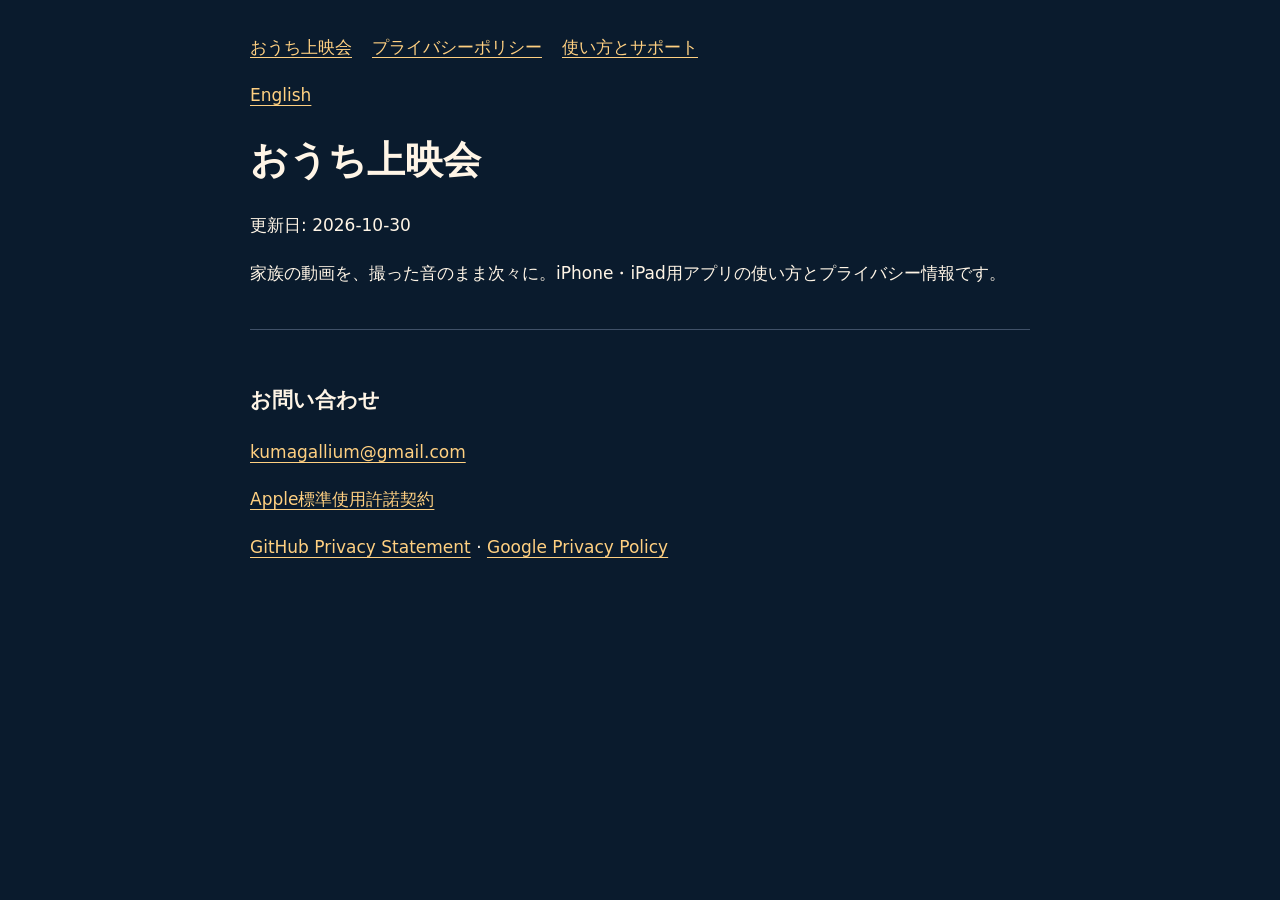
<file: index.html>
<!doctype html>
<html lang="ja"><head><meta charset="utf-8"><meta name="viewport" content="width=device-width, initial-scale=1"><title>おうち上映会 | おうち上映会</title><link rel="stylesheet" href="style.css"></head><body><main><nav aria-label="おうち上映会"><a href="index-ja.html">おうち上映会</a><a href="privacy-ja.html">プライバシーポリシー</a><a href="support-ja.html">使い方とサポート</a></nav><p><a lang="en" href="index-en.html">English</a></p><h1>おうち上映会</h1><p>更新日: 2026-10-30</p><p>家族の動画を、撮った音のまま次々に。iPhone・iPad用アプリの使い方とプライバシー情報です。</p><footer><h2>お問い合わせ</h2><a href="mailto:kumagallium@gmail.com">kumagallium@gmail.com</a></footer><p><a href="https://www.apple.com/legal/internet-services/itunes/dev/stdeula/">Apple標準使用許諾契約</a></p><p><a href="https://docs.github.com/en/site-policy/privacy-policies/github-general-privacy-statement">GitHub Privacy Statement</a> · <a href="https://policies.google.com/privacy">Google Privacy Policy</a></p></main></body></html>
</file>
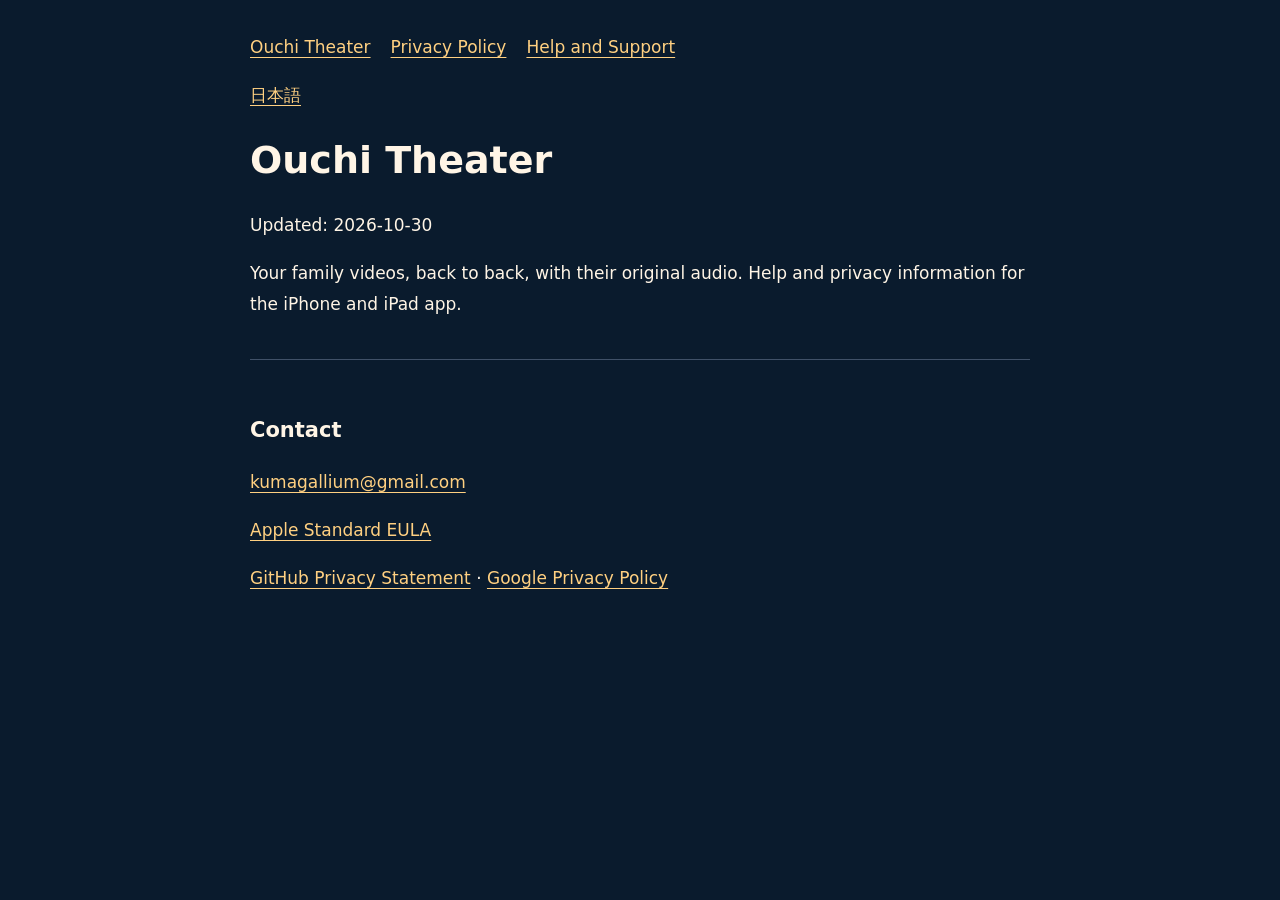
<file: index-en.html>
<!doctype html>
<html lang="en"><head><meta charset="utf-8"><meta name="viewport" content="width=device-width, initial-scale=1"><title>Ouchi Theater | Ouchi Theater</title><link rel="stylesheet" href="style.css"></head><body><main><nav aria-label="Ouchi Theater"><a href="index-en.html">Ouchi Theater</a><a href="privacy-en.html">Privacy Policy</a><a href="support-en.html">Help and Support</a></nav><p><a lang="ja" href="index-ja.html">日本語</a></p><h1>Ouchi Theater</h1><p>Updated: 2026-10-30</p><p>Your family videos, back to back, with their original audio. Help and privacy information for the iPhone and iPad app.</p><footer><h2>Contact</h2><a href="mailto:kumagallium@gmail.com">kumagallium@gmail.com</a></footer><p><a href="https://www.apple.com/legal/internet-services/itunes/dev/stdeula/">Apple Standard EULA</a></p><p><a href="https://docs.github.com/en/site-policy/privacy-policies/github-general-privacy-statement">GitHub Privacy Statement</a> · <a href="https://policies.google.com/privacy">Google Privacy Policy</a></p></main></body></html>
</file>
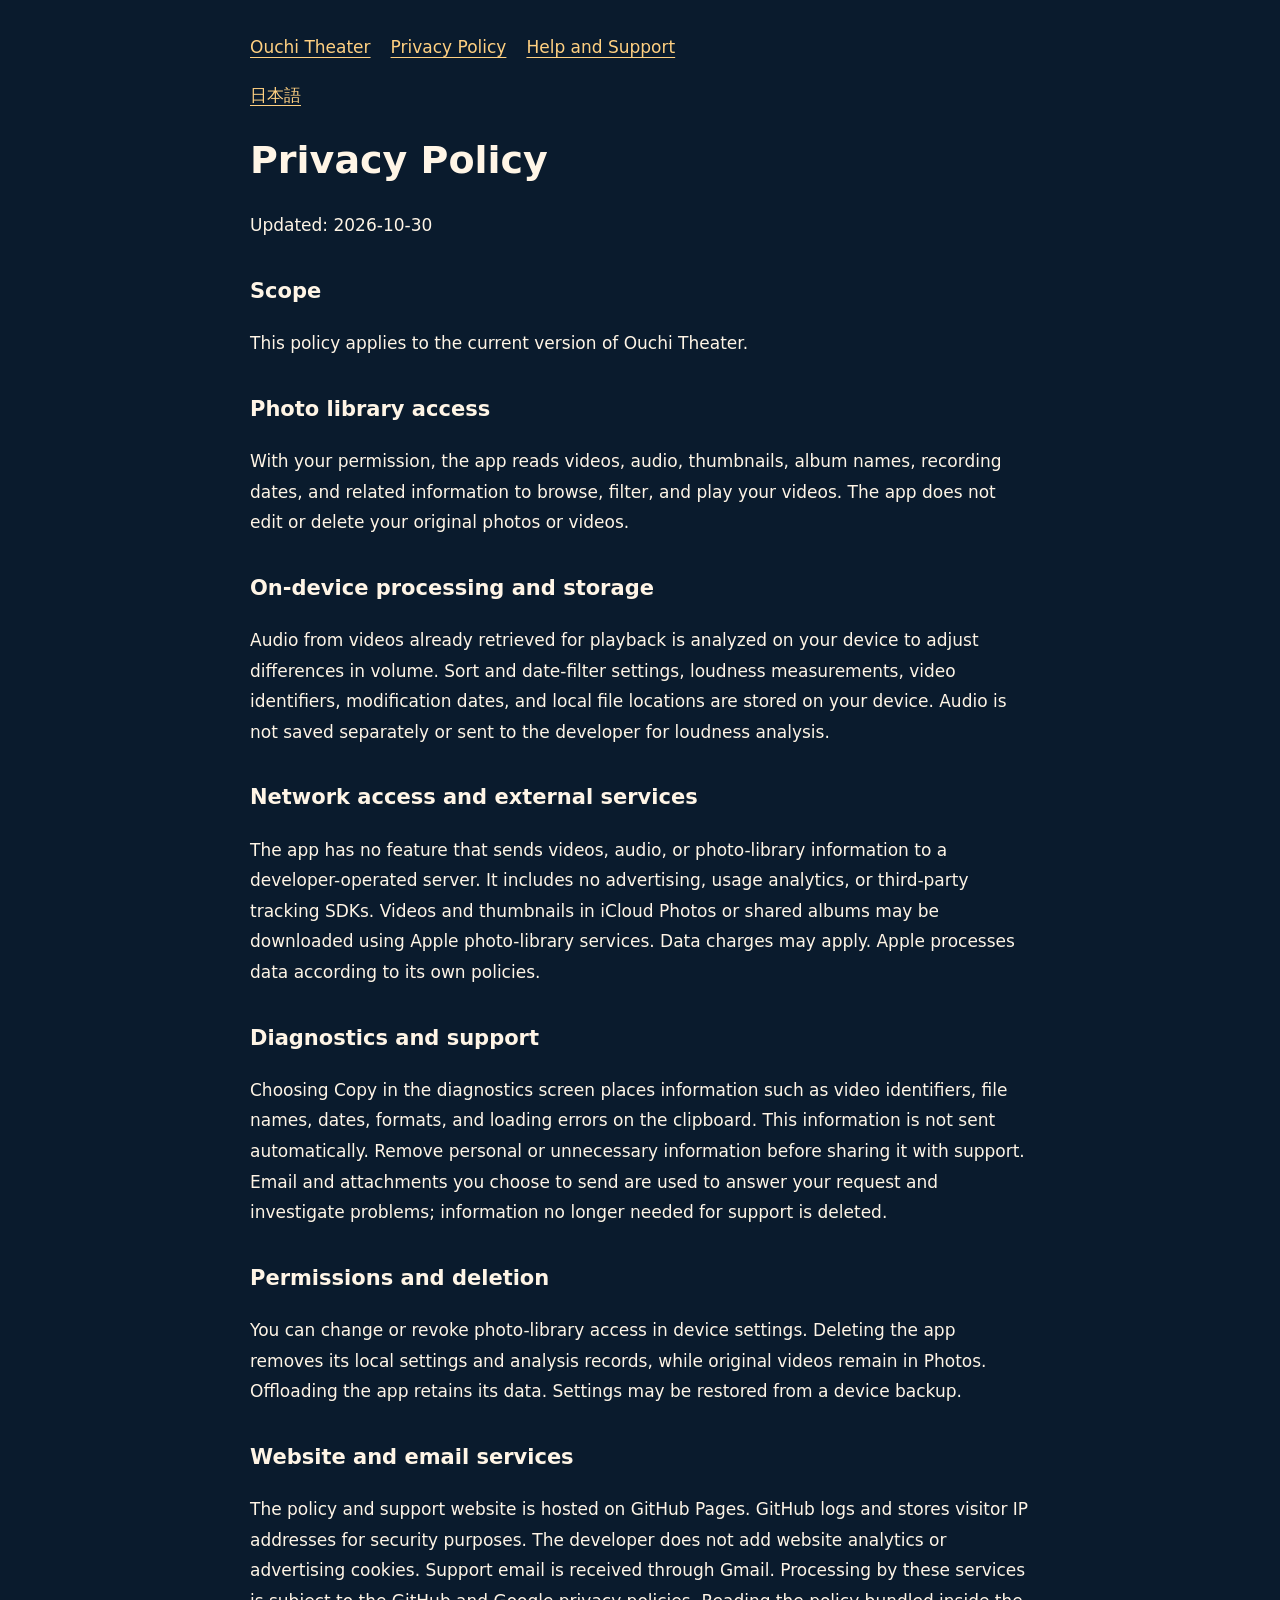
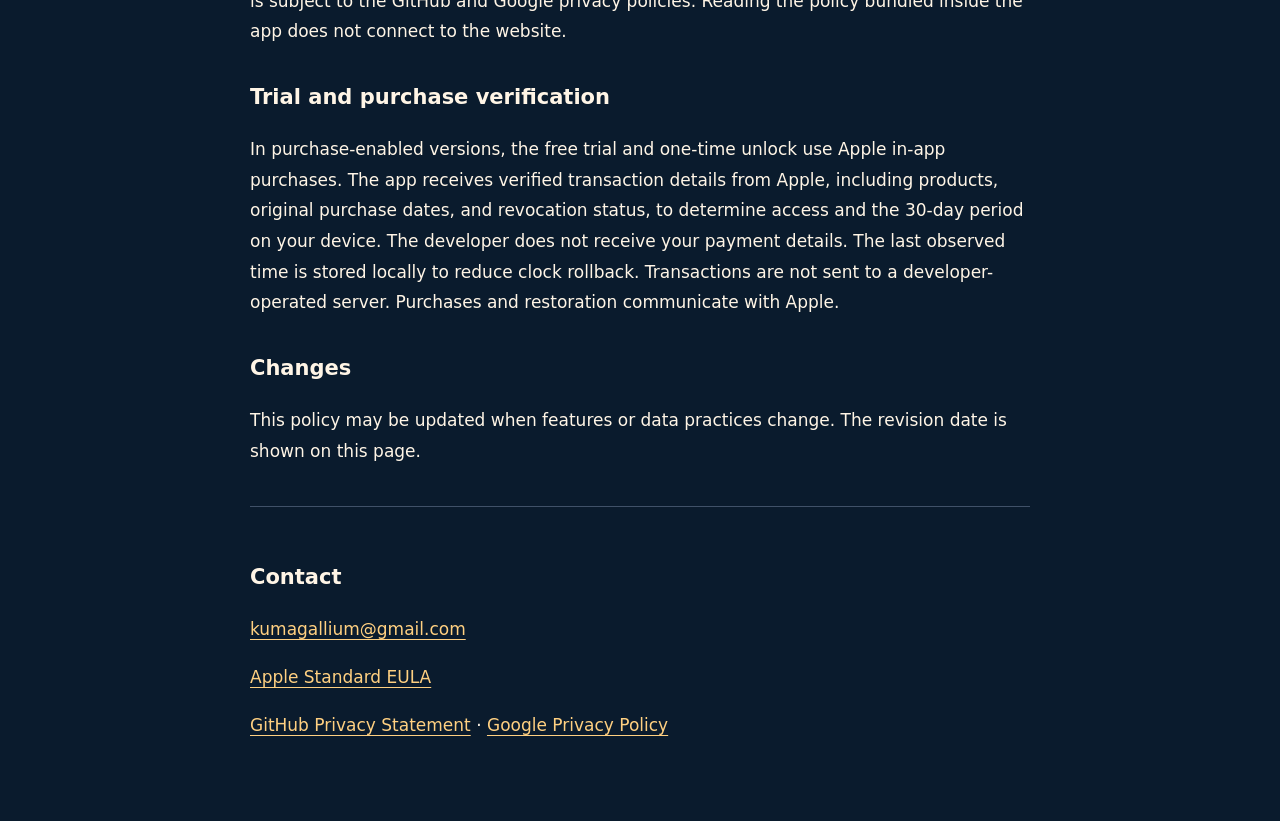
<file: privacy-en.html>
<!doctype html>
<html lang="en"><head><meta charset="utf-8"><meta name="viewport" content="width=device-width, initial-scale=1"><title>Privacy Policy | Ouchi Theater</title><link rel="stylesheet" href="style.css"></head><body><main><nav aria-label="Ouchi Theater"><a href="index-en.html">Ouchi Theater</a><a href="privacy-en.html">Privacy Policy</a><a href="support-en.html">Help and Support</a></nav><p><a lang="ja" href="privacy-ja.html">日本語</a></p><h1>Privacy Policy</h1><p>Updated: 2026-10-30</p><section><h2>Scope</h2><p>This policy applies to the current version of Ouchi Theater.</p></section><section><h2>Photo library access</h2><p>With your permission, the app reads videos, audio, thumbnails, album names, recording dates, and related information to browse, filter, and play your videos. The app does not edit or delete your original photos or videos.</p></section><section><h2>On-device processing and storage</h2><p>Audio from videos already retrieved for playback is analyzed on your device to adjust differences in volume. Sort and date-filter settings, loudness measurements, video identifiers, modification dates, and local file locations are stored on your device. Audio is not saved separately or sent to the developer for loudness analysis.</p></section><section><h2>Network access and external services</h2><p>The app has no feature that sends videos, audio, or photo-library information to a developer-operated server. It includes no advertising, usage analytics, or third-party tracking SDKs. Videos and thumbnails in iCloud Photos or shared albums may be downloaded using Apple photo-library services. Data charges may apply. Apple processes data according to its own policies.</p></section><section><h2>Diagnostics and support</h2><p>Choosing Copy in the diagnostics screen places information such as video identifiers, file names, dates, formats, and loading errors on the clipboard. This information is not sent automatically. Remove personal or unnecessary information before sharing it with support. Email and attachments you choose to send are used to answer your request and investigate problems; information no longer needed for support is deleted.</p></section><section><h2>Permissions and deletion</h2><p>You can change or revoke photo-library access in device settings. Deleting the app removes its local settings and analysis records, while original videos remain in Photos. Offloading the app retains its data. Settings may be restored from a device backup.</p></section><section><h2>Website and email services</h2><p>The policy and support website is hosted on GitHub Pages. GitHub logs and stores visitor IP addresses for security purposes. The developer does not add website analytics or advertising cookies. Support email is received through Gmail. Processing by these services is subject to the GitHub and Google privacy policies. Reading the policy bundled inside the app does not connect to the website.</p></section><section><h2>Trial and purchase verification</h2><p>In purchase-enabled versions, the free trial and one-time unlock use Apple in-app purchases. The app receives verified transaction details from Apple, including products, original purchase dates, and revocation status, to determine access and the 30-day period on your device. The developer does not receive your payment details. The last observed time is stored locally to reduce clock rollback. Transactions are not sent to a developer-operated server. Purchases and restoration communicate with Apple.</p></section><section><h2>Changes</h2><p>This policy may be updated when features or data practices change. The revision date is shown on this page.</p></section><footer><h2>Contact</h2><a href="mailto:kumagallium@gmail.com">kumagallium@gmail.com</a></footer><p><a href="https://www.apple.com/legal/internet-services/itunes/dev/stdeula/">Apple Standard EULA</a></p><p><a href="https://docs.github.com/en/site-policy/privacy-policies/github-general-privacy-statement">GitHub Privacy Statement</a> · <a href="https://policies.google.com/privacy">Google Privacy Policy</a></p></main></body></html>
</file>
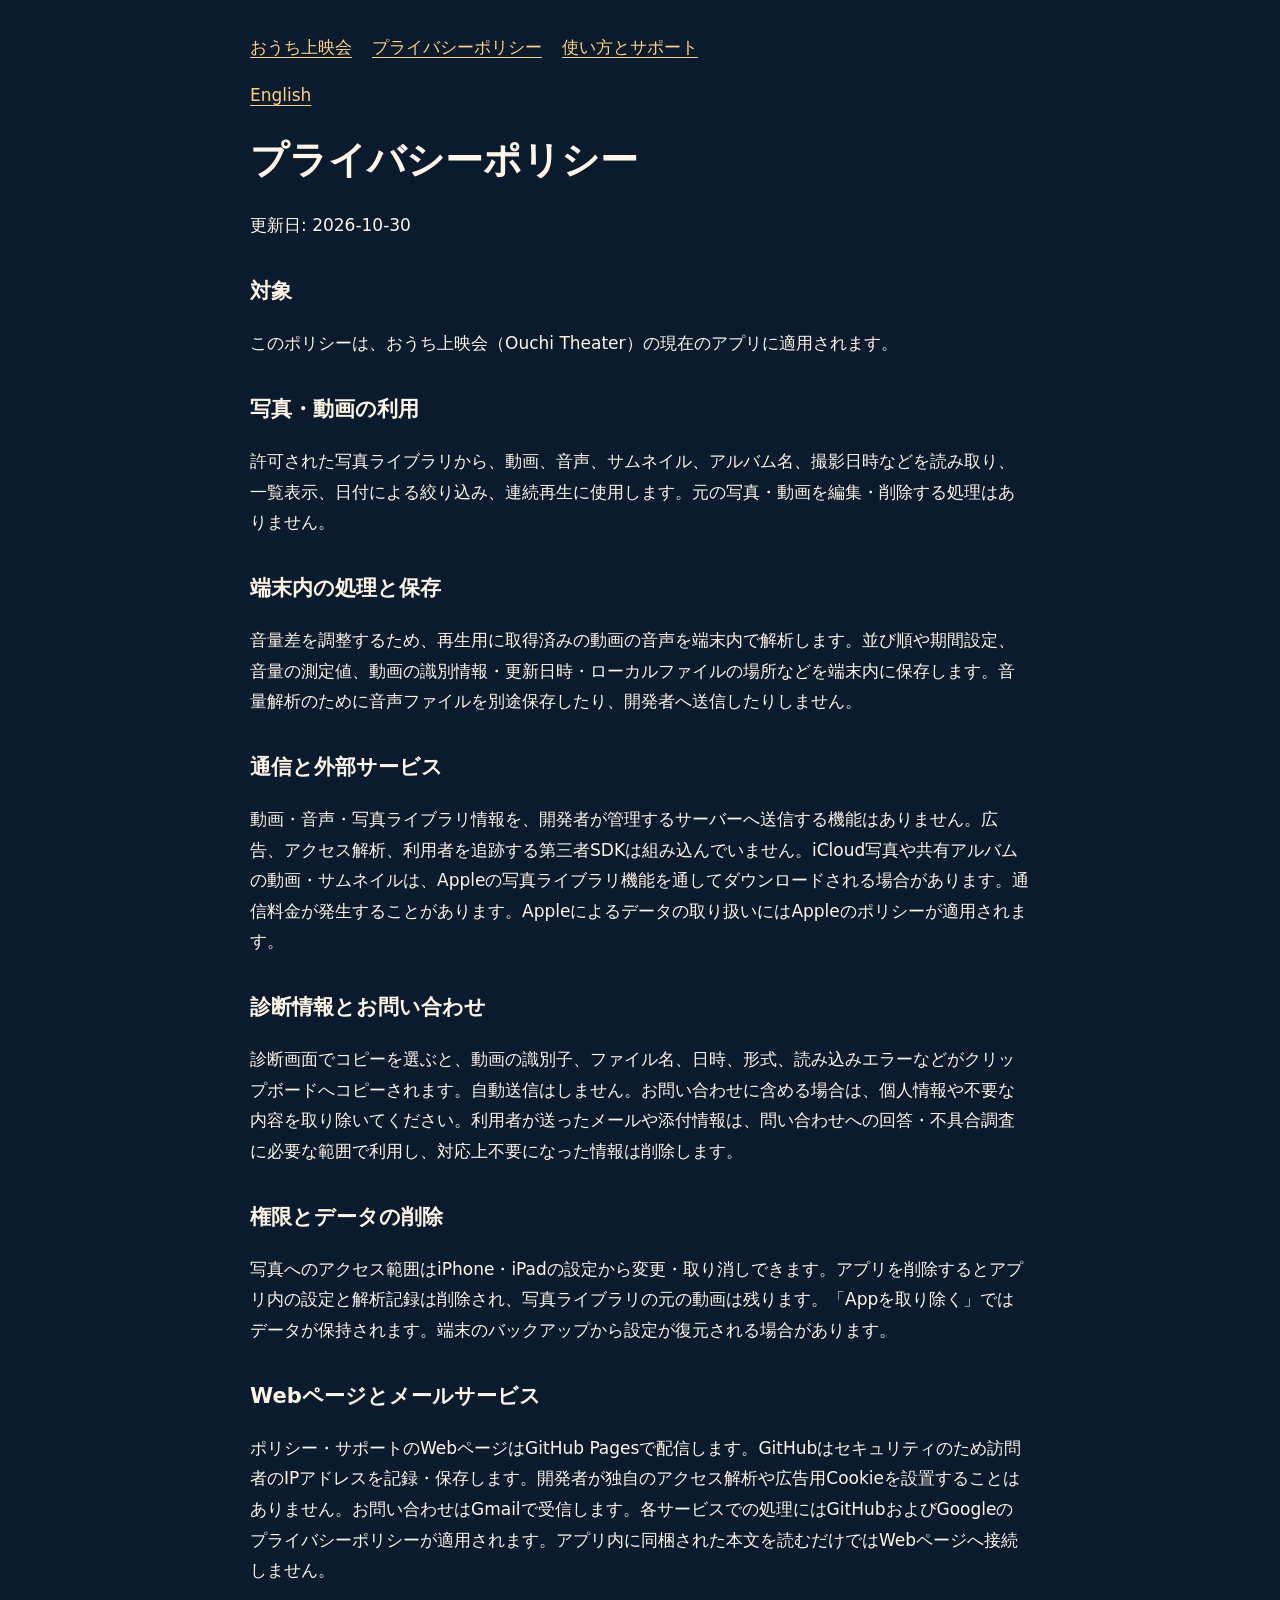
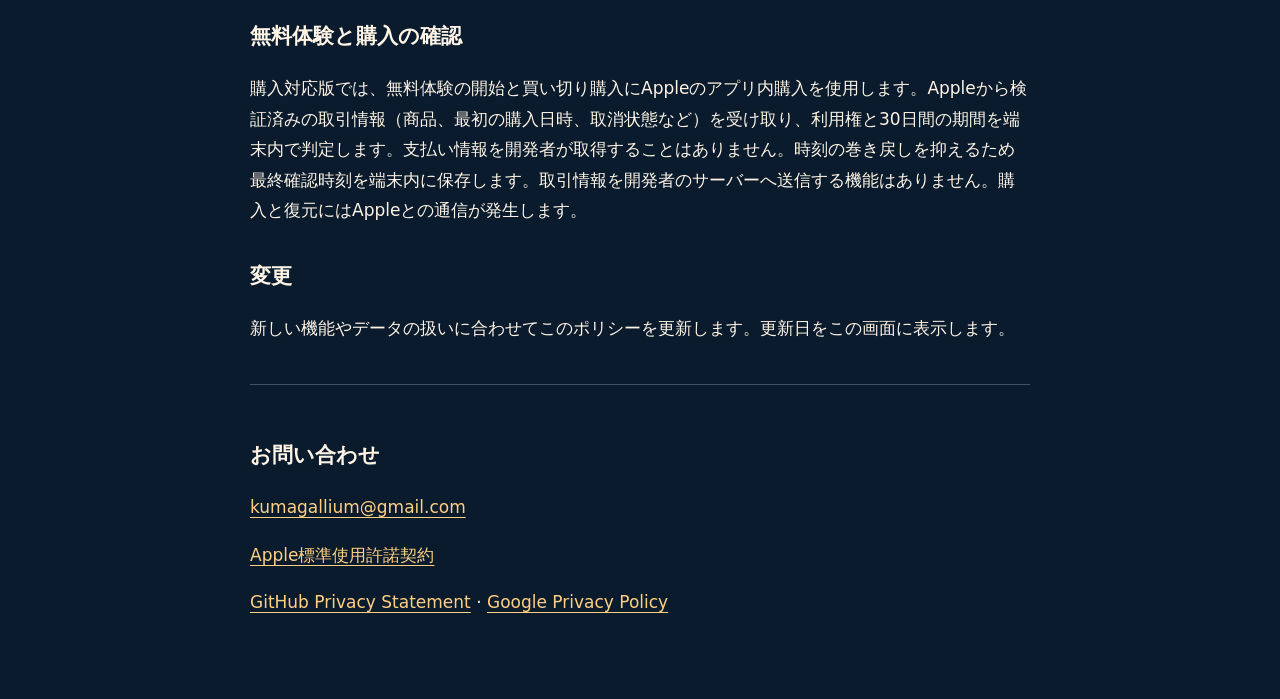
<file: privacy-ja.html>
<!doctype html>
<html lang="ja"><head><meta charset="utf-8"><meta name="viewport" content="width=device-width, initial-scale=1"><title>プライバシーポリシー | おうち上映会</title><link rel="stylesheet" href="style.css"></head><body><main><nav aria-label="おうち上映会"><a href="index-ja.html">おうち上映会</a><a href="privacy-ja.html">プライバシーポリシー</a><a href="support-ja.html">使い方とサポート</a></nav><p><a lang="en" href="privacy-en.html">English</a></p><h1>プライバシーポリシー</h1><p>更新日: 2026-10-30</p><section><h2>対象</h2><p>このポリシーは、おうち上映会（Ouchi Theater）の現在のアプリに適用されます。</p></section><section><h2>写真・動画の利用</h2><p>許可された写真ライブラリから、動画、音声、サムネイル、アルバム名、撮影日時などを読み取り、一覧表示、日付による絞り込み、連続再生に使用します。元の写真・動画を編集・削除する処理はありません。</p></section><section><h2>端末内の処理と保存</h2><p>音量差を調整するため、再生用に取得済みの動画の音声を端末内で解析します。並び順や期間設定、音量の測定値、動画の識別情報・更新日時・ローカルファイルの場所などを端末内に保存します。音量解析のために音声ファイルを別途保存したり、開発者へ送信したりしません。</p></section><section><h2>通信と外部サービス</h2><p>動画・音声・写真ライブラリ情報を、開発者が管理するサーバーへ送信する機能はありません。広告、アクセス解析、利用者を追跡する第三者SDKは組み込んでいません。iCloud写真や共有アルバムの動画・サムネイルは、Appleの写真ライブラリ機能を通してダウンロードされる場合があります。通信料金が発生することがあります。Appleによるデータの取り扱いにはAppleのポリシーが適用されます。</p></section><section><h2>診断情報とお問い合わせ</h2><p>診断画面でコピーを選ぶと、動画の識別子、ファイル名、日時、形式、読み込みエラーなどがクリップボードへコピーされます。自動送信はしません。お問い合わせに含める場合は、個人情報や不要な内容を取り除いてください。利用者が送ったメールや添付情報は、問い合わせへの回答・不具合調査に必要な範囲で利用し、対応上不要になった情報は削除します。</p></section><section><h2>権限とデータの削除</h2><p>写真へのアクセス範囲はiPhone・iPadの設定から変更・取り消しできます。アプリを削除するとアプリ内の設定と解析記録は削除され、写真ライブラリの元の動画は残ります。「Appを取り除く」ではデータが保持されます。端末のバックアップから設定が復元される場合があります。</p></section><section><h2>Webページとメールサービス</h2><p>ポリシー・サポートのWebページはGitHub Pagesで配信します。GitHubはセキュリティのため訪問者のIPアドレスを記録・保存します。開発者が独自のアクセス解析や広告用Cookieを設置することはありません。お問い合わせはGmailで受信します。各サービスでの処理にはGitHubおよびGoogleのプライバシーポリシーが適用されます。アプリ内に同梱された本文を読むだけではWebページへ接続しません。</p></section><section><h2>無料体験と購入の確認</h2><p>購入対応版では、無料体験の開始と買い切り購入にAppleのアプリ内購入を使用します。Appleから検証済みの取引情報（商品、最初の購入日時、取消状態など）を受け取り、利用権と30日間の期間を端末内で判定します。支払い情報を開発者が取得することはありません。時刻の巻き戻しを抑えるため最終確認時刻を端末内に保存します。取引情報を開発者のサーバーへ送信する機能はありません。購入と復元にはAppleとの通信が発生します。</p></section><section><h2>変更</h2><p>新しい機能やデータの扱いに合わせてこのポリシーを更新します。更新日をこの画面に表示します。</p></section><footer><h2>お問い合わせ</h2><a href="mailto:kumagallium@gmail.com">kumagallium@gmail.com</a></footer><p><a href="https://www.apple.com/legal/internet-services/itunes/dev/stdeula/">Apple標準使用許諾契約</a></p><p><a href="https://docs.github.com/en/site-policy/privacy-policies/github-general-privacy-statement">GitHub Privacy Statement</a> · <a href="https://policies.google.com/privacy">Google Privacy Policy</a></p></main></body></html>
</file>
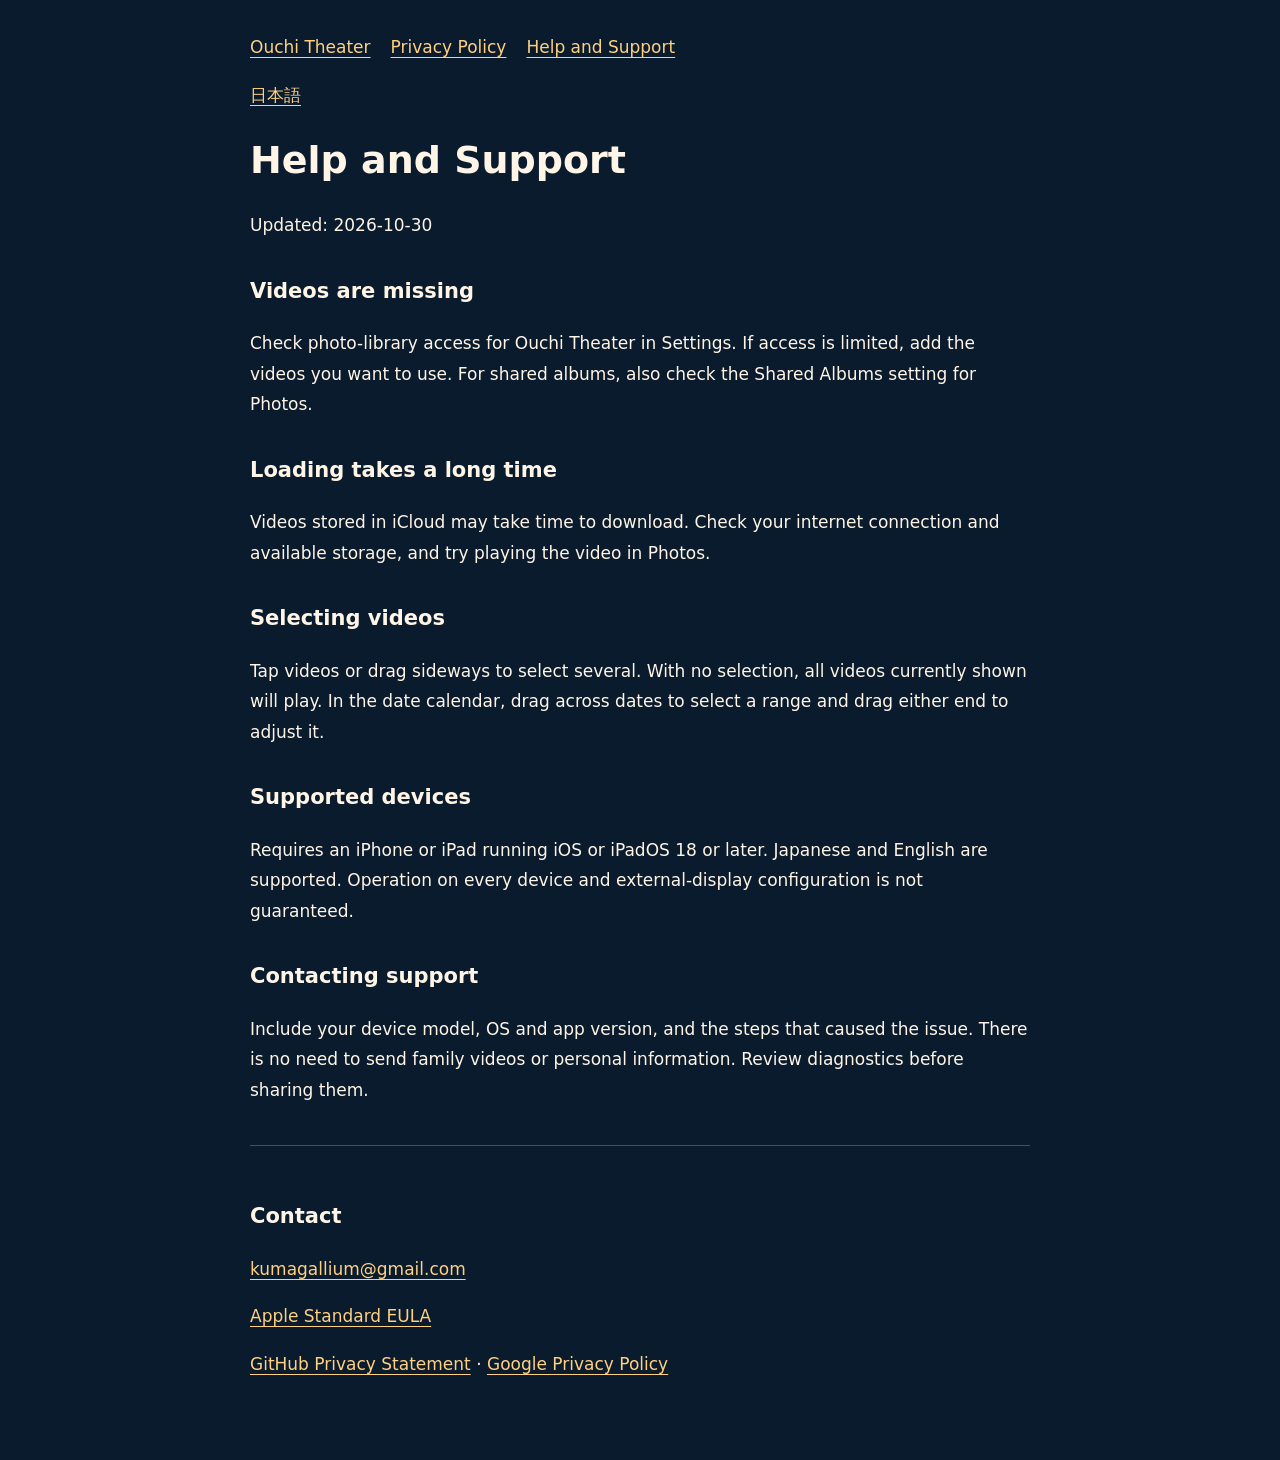
<file: support-en.html>
<!doctype html>
<html lang="en"><head><meta charset="utf-8"><meta name="viewport" content="width=device-width, initial-scale=1"><title>Help and Support | Ouchi Theater</title><link rel="stylesheet" href="style.css"></head><body><main><nav aria-label="Ouchi Theater"><a href="index-en.html">Ouchi Theater</a><a href="privacy-en.html">Privacy Policy</a><a href="support-en.html">Help and Support</a></nav><p><a lang="ja" href="support-ja.html">日本語</a></p><h1>Help and Support</h1><p>Updated: 2026-10-30</p><section><h2>Videos are missing</h2><p>Check photo-library access for Ouchi Theater in Settings. If access is limited, add the videos you want to use. For shared albums, also check the Shared Albums setting for Photos.</p></section><section><h2>Loading takes a long time</h2><p>Videos stored in iCloud may take time to download. Check your internet connection and available storage, and try playing the video in Photos.</p></section><section><h2>Selecting videos</h2><p>Tap videos or drag sideways to select several. With no selection, all videos currently shown will play. In the date calendar, drag across dates to select a range and drag either end to adjust it.</p></section><section><h2>Supported devices</h2><p>Requires an iPhone or iPad running iOS or iPadOS 18 or later. Japanese and English are supported. Operation on every device and external-display configuration is not guaranteed.</p></section><section><h2>Contacting support</h2><p>Include your device model, OS and app version, and the steps that caused the issue. There is no need to send family videos or personal information. Review diagnostics before sharing them.</p></section><footer><h2>Contact</h2><a href="mailto:kumagallium@gmail.com">kumagallium@gmail.com</a></footer><p><a href="https://www.apple.com/legal/internet-services/itunes/dev/stdeula/">Apple Standard EULA</a></p><p><a href="https://docs.github.com/en/site-policy/privacy-policies/github-general-privacy-statement">GitHub Privacy Statement</a> · <a href="https://policies.google.com/privacy">Google Privacy Policy</a></p></main></body></html>
</file>
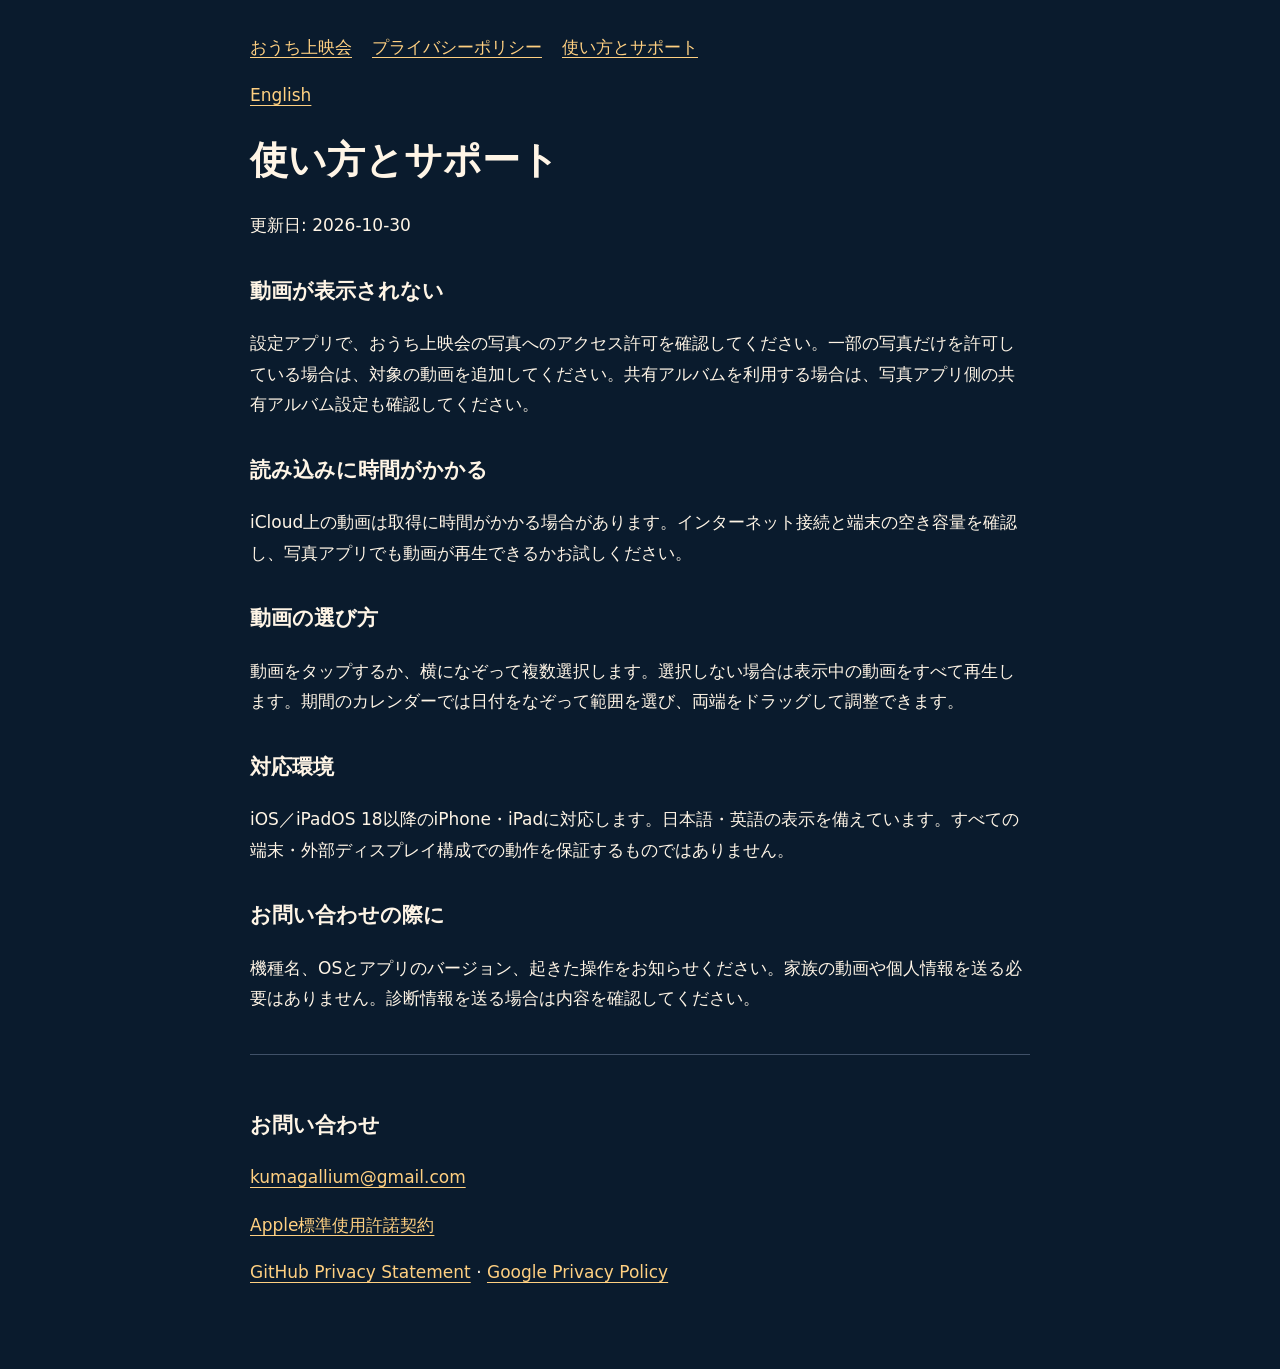
<file: support-ja.html>
<!doctype html>
<html lang="ja"><head><meta charset="utf-8"><meta name="viewport" content="width=device-width, initial-scale=1"><title>使い方とサポート | おうち上映会</title><link rel="stylesheet" href="style.css"></head><body><main><nav aria-label="おうち上映会"><a href="index-ja.html">おうち上映会</a><a href="privacy-ja.html">プライバシーポリシー</a><a href="support-ja.html">使い方とサポート</a></nav><p><a lang="en" href="support-en.html">English</a></p><h1>使い方とサポート</h1><p>更新日: 2026-10-30</p><section><h2>動画が表示されない</h2><p>設定アプリで、おうち上映会の写真へのアクセス許可を確認してください。一部の写真だけを許可している場合は、対象の動画を追加してください。共有アルバムを利用する場合は、写真アプリ側の共有アルバム設定も確認してください。</p></section><section><h2>読み込みに時間がかかる</h2><p>iCloud上の動画は取得に時間がかかる場合があります。インターネット接続と端末の空き容量を確認し、写真アプリでも動画が再生できるかお試しください。</p></section><section><h2>動画の選び方</h2><p>動画をタップするか、横になぞって複数選択します。選択しない場合は表示中の動画をすべて再生します。期間のカレンダーでは日付をなぞって範囲を選び、両端をドラッグして調整できます。</p></section><section><h2>対応環境</h2><p>iOS／iPadOS 18以降のiPhone・iPadに対応します。日本語・英語の表示を備えています。すべての端末・外部ディスプレイ構成での動作を保証するものではありません。</p></section><section><h2>お問い合わせの際に</h2><p>機種名、OSとアプリのバージョン、起きた操作をお知らせください。家族の動画や個人情報を送る必要はありません。診断情報を送る場合は内容を確認してください。</p></section><footer><h2>お問い合わせ</h2><a href="mailto:kumagallium@gmail.com">kumagallium@gmail.com</a></footer><p><a href="https://www.apple.com/legal/internet-services/itunes/dev/stdeula/">Apple標準使用許諾契約</a></p><p><a href="https://docs.github.com/en/site-policy/privacy-policies/github-general-privacy-statement">GitHub Privacy Statement</a> · <a href="https://policies.google.com/privacy">Google Privacy Policy</a></p></main></body></html>
</file>
<file: style.css>
body{margin:0;background:#0a1b2d;color:#fff5e6;font:17px/1.8 system-ui,sans-serif}main{max-width:780px;margin:auto;padding:32px 24px 64px}a{color:#ffd081;text-underline-offset:4px}nav{display:flex;gap:20px;flex-wrap:wrap}h1{font-size:clamp(26px,6vw,38px);line-height:1.3}h2{font-size:21px;margin-top:32px}p{white-space:pre-line;overflow-wrap:anywhere}.notice{padding:16px;border:1px solid #ffd081;border-radius:12px}footer{margin-top:40px;border-top:1px solid #405168;padding-top:20px}a:focus-visible{outline:3px solid #ffd081;outline-offset:4px}
</file>
